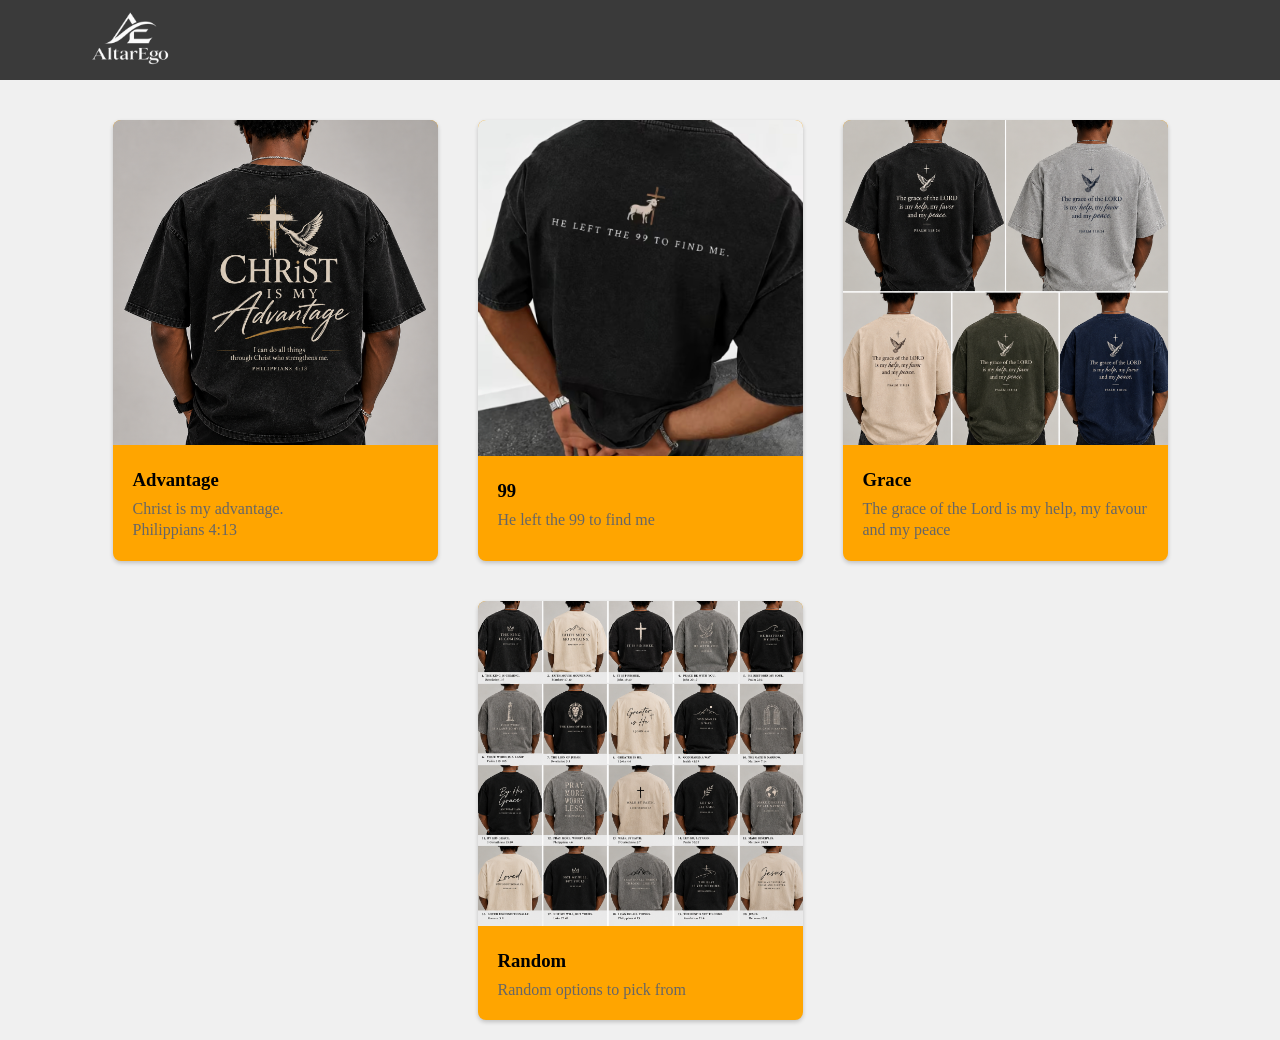
<file: index.html>
<!doctype html>
<html lang="en">
  <head>
    <meta charset="UTF-8" />
    <meta name="viewport" content="width=device-width, initial-scale=1.0" />
    <title>AltarEgo</title>
    <link rel="stylesheet" href="./altar.css" />
  </head>
  <body>
    <header>
      <div class="logo">
        <img src="./image/IMG_1786.PNG.png" alt="logo" />
      </div>
      <!-- <nav class="nav">
            <ul id="nav-items">
                <li class="about">About</li>
                <li> <a href="./product.html"></a> Product</li>
                <li>Contact</li>
            </ul>
        </nav> -->
    </header>

    <div class="card-container">
      <div class="card">
        <img src="./image/Christian Streetwear Back Print.png" alt="" />
        <div class="card-content">
          <h3>Advantage</h3>
          <p>
            Christ is my advantage. <br />
            Philippians 4:13
          </p>
        </div>
      </div>
      <div class="card">
        <img src="./image/IMG_1670.PNG.png" alt="" />
        <div class="card-content">
          <h3>99</h3>
          <p>He left the 99 to find me</p>
        </div>
      </div>
      <div class="card">
        <img src="./image/IMG_1678.PNG.png" alt="" />
        <div class="card-content">
          <h3>Grace</h3>
          <p>The grace of the Lord is my help, my favour and my peace</p>
        </div>
      </div>
      <div class="card">
        <img src="./image/IMG_1679.PNG.png" alt="" />
        <div class="card-content">
          <h3>Random</h3>
          <p>Random options to pick from</p>
        </div>
      </div>
    </div>
  </body>
</html>
</file>
<file: altar.css>
* {
  margin: 0px;
  padding: 0px;
  box-sizing: border-box;
  /* border: solid; */
}

header {
  width: 100%;
  position: fixed;
  top: 0;
  left: 0;
  display: flex;
  align-items: center;
  /* justify-content: space-between; */
  padding: 20px 100px;
  background-color: rgb(58, 58, 58);
}

.logo {
  /* font-size: 16px; */
  /* font-weight: 900; */
  height: 40px;
  width: auto;
}

.logo img {
  height: 40px;
  scale: 1.8;
  width: auto;
  object-fit: cover;
}
/* 
 #nav-items {
  display: flex;
  align-items: center;
}

#nav-items li{
    font-weight: 600;
    font-style: 18px;
    list-style: none;
    margin-left: 100px;
     text-transform: capitalize; 
}
 */

.about {
  color: blue;
}

body {
  background-color: #f0f0f0;
}

.card-container {
  display: flex;
  justify-content: center;
  flex-wrap: wrap;
  margin-top: 100px;
}

.card {
  width: 325px;
  background-color: orange;
  border-radius: 8px;
  overflow: hidden;
  box-shadow: 0px 2px 4px rgba(0, 0, 0, 0.2);
  margin: 20px;
}

.card img {
  width: 100%;
  height: auto;
}

.card-content {
  padding: 20px;
}

.card-content h3 {
  font-style: 28px;
  margin-bottom: 8px;
}

.card-content p {
  color: #666;
  font-style: 16px;
  font-weight: 500;
  line-height: 1.3;
}

@media (max_width: 150px) {
  body {
    flex-wrap: wrap;
  }
}
</file>
